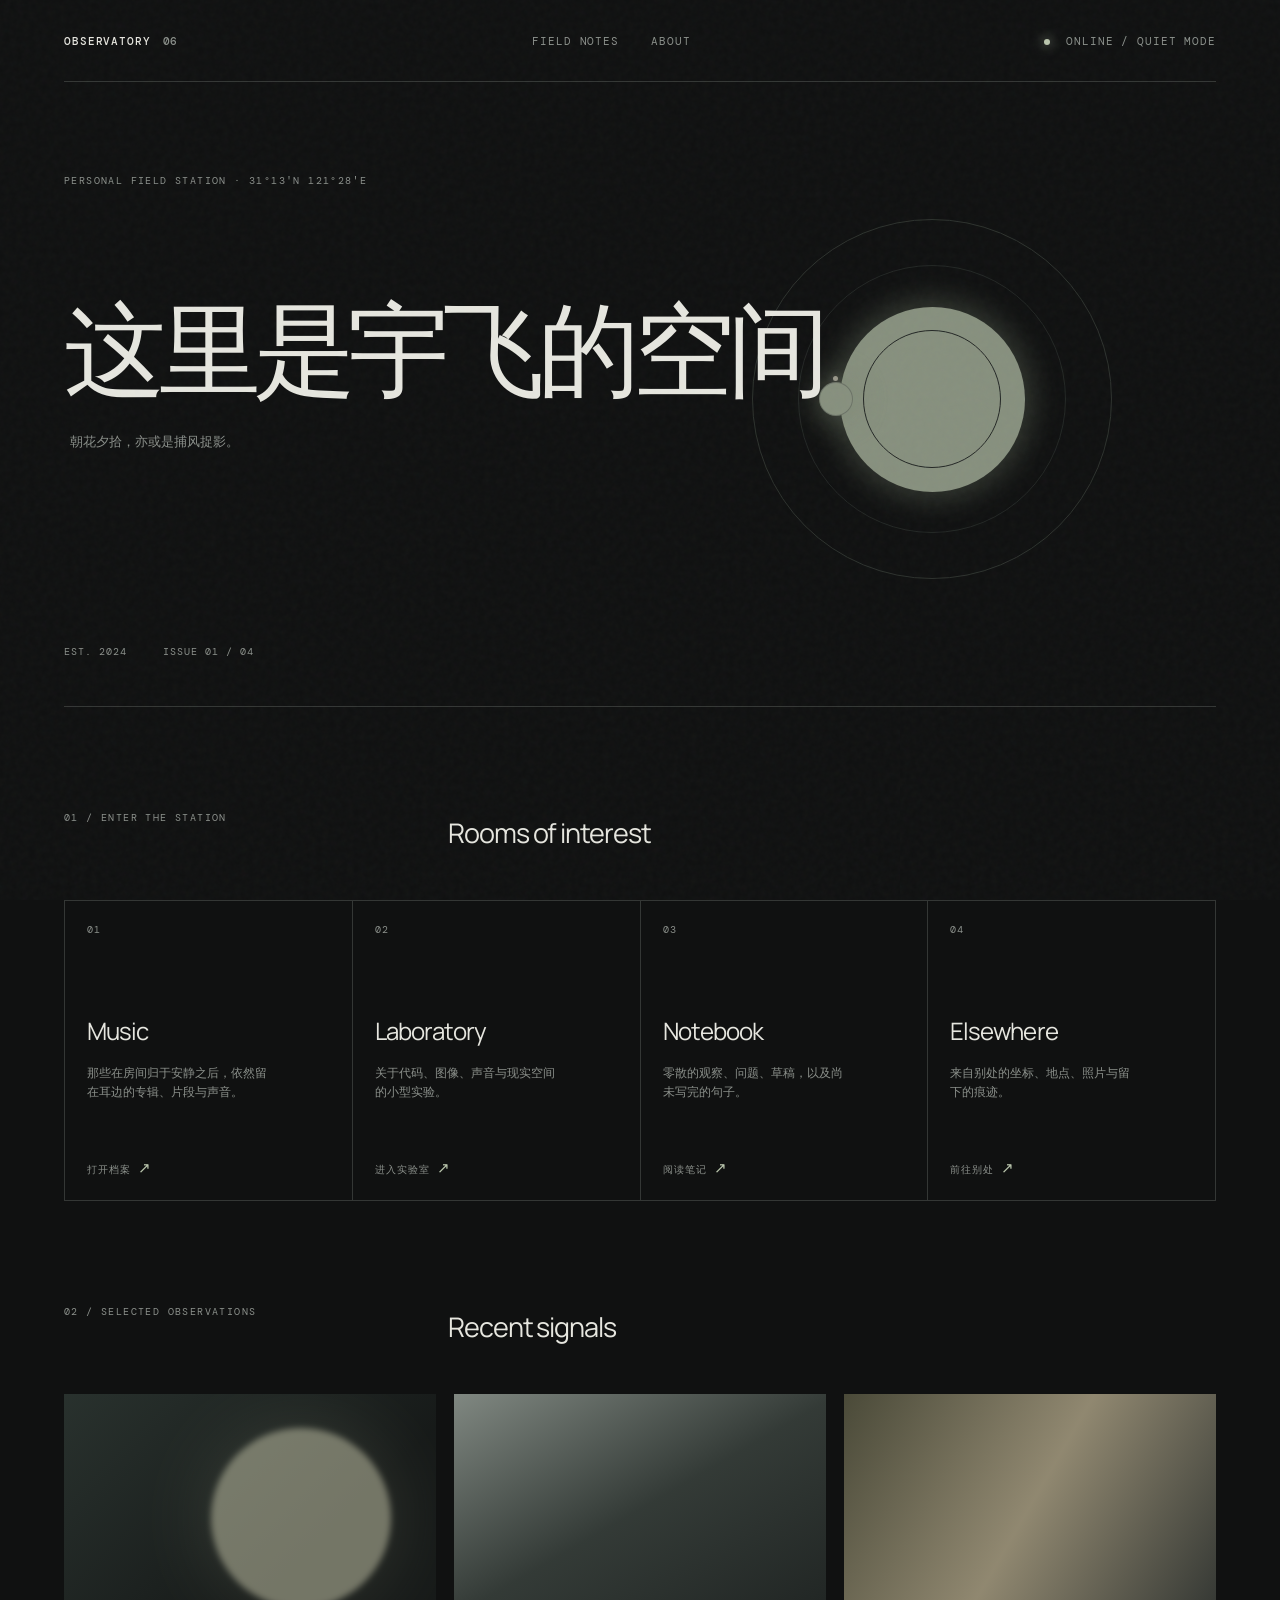
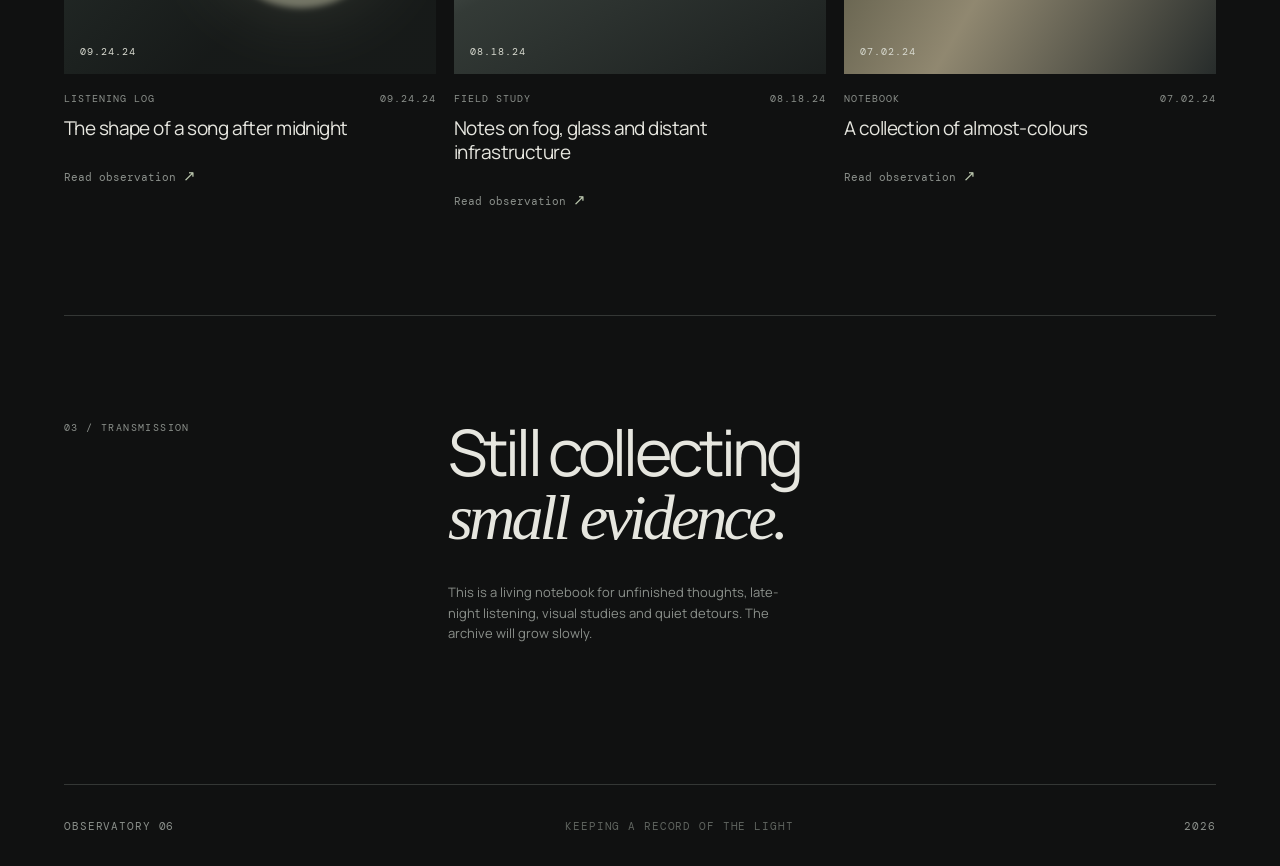
<file: observatory-06/index.html>
<!doctype html>
<html lang="en">
  <head>
    <meta charset="UTF-8" />
    <meta name="viewport" content="width=device-width, initial-scale=1.0" />
    <meta name="theme-color" content="#101111" />
    <meta name="description" content="OBSERVATORY 06 — a quiet personal field station for music, experiments, notes and elsewhere." />
    <title>OBSERVATORY 06</title>
    <link rel="preconnect" href="https://fonts.googleapis.com" />
    <link rel="preconnect" href="https://fonts.gstatic.com" crossorigin />
    <link href="https://fonts.googleapis.com/css2?family=DM+Mono:wght@400;500&family=Manrope:wght@400;500;600;700&display=swap" rel="stylesheet" />
    <link rel="stylesheet" href="src/styles.css" />
    <link rel="stylesheet" href="src/orbit.css" />
  </head>
  <body>
    <div class="grain" aria-hidden="true"></div>
    <div class="site-shell">
      <header class="site-header">
        <a class="wordmark" href="#top" aria-label="Observatory 06 home">OBSERVATORY <span>06</span></a>
        <nav class="site-nav" aria-label="Main navigation">
          <a href="#field-notes">Field notes</a>
          <a href="#about">About</a>
        </nav>
        <div class="status"><i></i> online / quiet mode</div>
      </header>

      <main id="top">
        <section class="hero" aria-labelledby="hero-title">
          <p class="eyebrow">Personal field station · 31°13′N 121°28′E</p>
          <div class="hero-copy">
            <h1 id="hero-title">这里是宇飞的空间</h1>
            <p class="hero-intro">朝花夕拾，亦或是捕风捉影。</p>
          </div>
          <div class="hero-meta"><span>EST. 2024</span><span>ISSUE 01 / 04</span></div>
          <div class="orbit" aria-hidden="true"><span class="orbit-line orbit-line--inner"></span><span class="orbit-line orbit-line--outer"></span><span class="sun"></span><span class="earth-track"><span class="earth"><span class="moon-track"><span class="moon"></span></span></span></span></div>
        </section>

        <section class="portal-section" aria-labelledby="portals-title">
          <div class="section-heading"><p class="eyebrow">01 / Enter the station</p><h2 id="portals-title">Rooms of interest</h2></div>
          <div id="portals" class="portal-grid"></div>
        </section>

        <section id="field-notes" class="notes-section" aria-labelledby="notes-title">
          <div class="section-heading"><p class="eyebrow">02 / Selected observations</p><h2 id="notes-title">Recent signals</h2></div>
          <div id="notes" class="notes-grid"></div>
        </section>

        <section id="about" class="about-section" aria-labelledby="about-title">
          <p class="eyebrow">03 / Transmission</p>
          <div><h2 id="about-title">Still collecting<br /><em>small evidence.</em></h2><p>This is a living notebook for unfinished thoughts, late-night listening, visual studies and quiet detours. The archive will grow slowly.</p></div>
        </section>
      </main>

      <footer class="site-footer"><span>OBSERVATORY 06</span><span>KEEPING A RECORD OF THE LIGHT</span><span id="year"></span></footer>
    </div>
    <script>
      const portals = [
        { number: '01', title: 'Music', description: '那些在房间归于安静之后，依然留在耳边的专辑、片段与声音。', label: '打开档案' },
        { number: '02', title: 'Laboratory', description: '关于代码、图像、声音与现实空间的小型实验。', label: '进入实验室' },
        { number: '03', title: 'Notebook', description: '零散的观察、问题、草稿，以及尚未写完的句子。', label: '阅读笔记' },
        { number: '04', title: 'Elsewhere', description: '来自别处的坐标、地点、照片与留下的痕迹。', label: '前往别处' }
      ];
      const notes = [
        { date: '09.24.24', type: 'Listening log', title: 'The shape of a song after midnight', imageClass: 'note-image--night' },
        { date: '08.18.24', type: 'Field study', title: 'Notes on fog, glass and distant infrastructure', imageClass: 'note-image--fog' },
        { date: '07.02.24', type: 'Notebook', title: 'A collection of almost-colours', imageClass: 'note-image--colour' }
      ];
      document.querySelector('#portals').innerHTML = portals.map((item) => `
        <a class="portal-card" href="${item.title === 'Music' ? 'music.html' : '#field-notes'}"><span class="card-number">${item.number}</span><span class="card-title">${item.title}</span><span class="card-description">${item.description}</span><span class="card-link">${item.label} <b>↗</b></span></a>
      `).join('');
      document.querySelector('#notes').innerHTML = notes.map((item) => `
        <article class="note-card"><div class="note-image ${item.imageClass}" aria-hidden="true"><span>${item.date}</span></div><div class="note-meta"><span>${item.type}</span><span>${item.date}</span></div><h3>${item.title}</h3><a href="#about">Read observation <b>↗</b></a></article>
      `).join('');
      document.querySelector('#year').textContent = new Date().getFullYear();
    </script>
  </body>
</html>
</file>
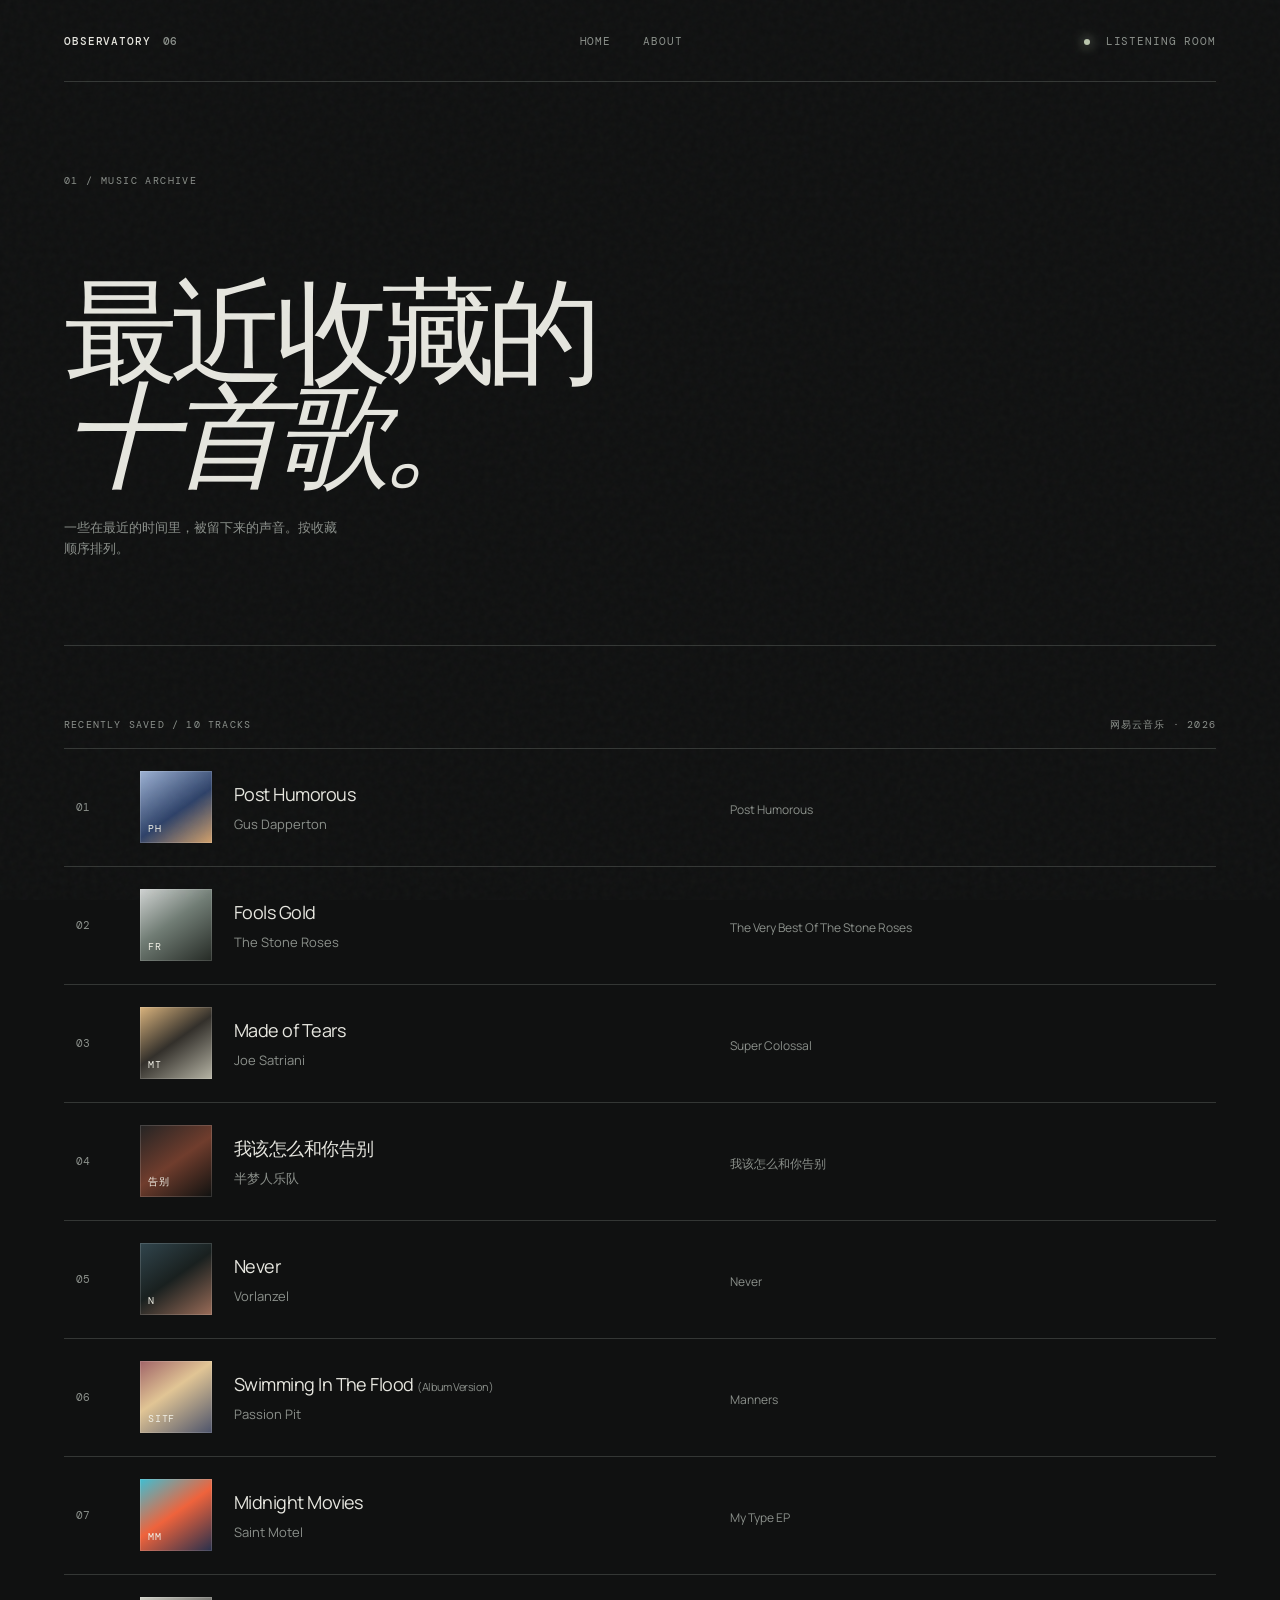
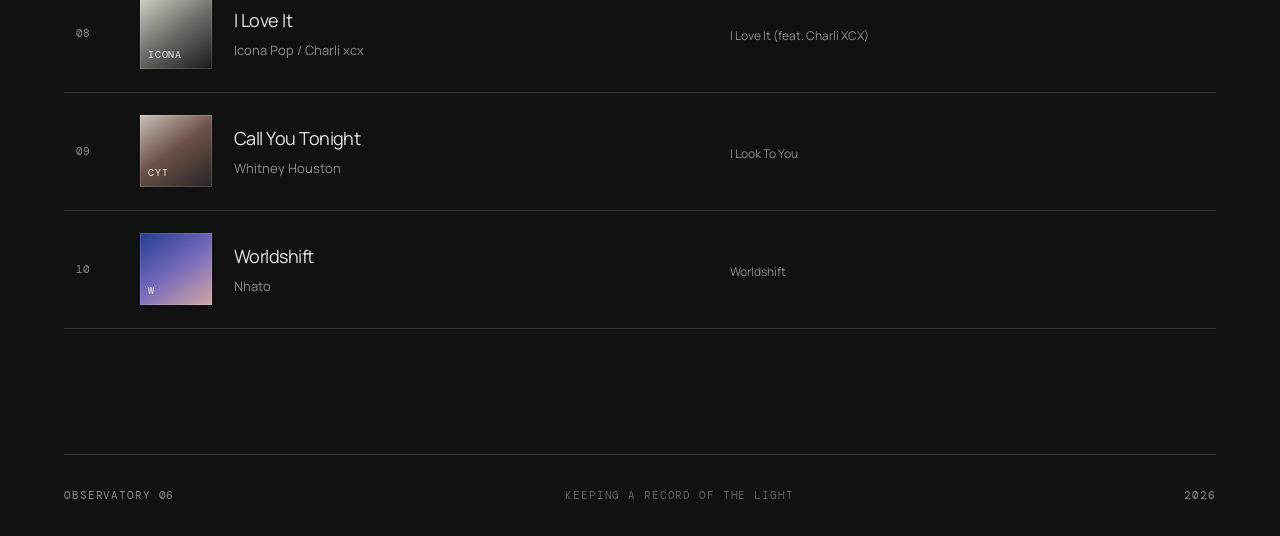
<file: observatory-06/music.html>
<!doctype html><html lang="zh-CN"><head><meta charset="UTF-8"/><meta name="viewport" content="width=device-width, initial-scale=1.0"/><meta name="theme-color" content="#101111"/><title>Music — OBSERVATORY 06</title><link rel="preconnect" href="https://fonts.googleapis.com"/><link rel="preconnect" href="https://fonts.gstatic.com" crossorigin/><link href="https://fonts.googleapis.com/css2?family=DM+Mono:wght@400;500&family=Manrope:wght@400;500;600;700&display=swap" rel="stylesheet"/><link rel="stylesheet" href="src/styles.css"/><link rel="stylesheet" href="src/music.css"/></head><body><div class="grain" aria-hidden="true"></div><div class="site-shell"><header class="site-header"><a class="wordmark" href="index.html">OBSERVATORY <span>06</span></a><nav class="site-nav"><a href="index.html">Home</a><a href="index.html#about">About</a></nav><div class="status"><i></i> listening room</div></header><main><section class="music-hero"><p class="eyebrow">01 / Music archive</p><h1>最近收藏的<br/><em>十首歌。</em></h1><p>一些在最近的时间里，被留下来的声音。按收藏顺序排列。</p></section><section class="track-section"><div class="track-heading"><span>RECENTLY SAVED / 10 TRACKS</span><span>网易云音乐 · 2026</span></div><div class="track-list"><article class="track"><span class="track-no">01</span><div class="cover cover-01">PH</div><div class="track-main"><h2>Post Humorous</h2><p>Gus Dapperton</p></div><div class="album">Post Humorous</div></article><article class="track"><span class="track-no">02</span><div class="cover cover-02">FR</div><div class="track-main"><h2>Fools Gold</h2><p>The Stone Roses</p></div><div class="album">The Very Best Of The Stone Roses</div></article><article class="track"><span class="track-no">03</span><div class="cover cover-03">MT</div><div class="track-main"><h2>Made of Tears</h2><p>Joe Satriani</p></div><div class="album">Super Colossal</div></article><article class="track"><span class="track-no">04</span><div class="cover cover-04">告别</div><div class="track-main"><h2>我该怎么和你告别</h2><p>半梦人乐队</p></div><div class="album">我该怎么和你告别</div></article><article class="track"><span class="track-no">05</span><div class="cover cover-05">N</div><div class="track-main"><h2>Never</h2><p>Vorlanzel</p></div><div class="album">Never</div></article><article class="track"><span class="track-no">06</span><div class="cover cover-06">SITF</div><div class="track-main"><h2>Swimming In The Flood <small>(Album Version)</small></h2><p>Passion Pit</p></div><div class="album">Manners</div></article><article class="track"><span class="track-no">07</span><div class="cover cover-07">MM</div><div class="track-main"><h2>Midnight Movies</h2><p>Saint Motel</p></div><div class="album">My Type EP</div></article><article class="track"><span class="track-no">08</span><div class="cover cover-08">ICONA</div><div class="track-main"><h2>I Love It</h2><p>Icona Pop / Charli xcx</p></div><div class="album">I Love It (feat. Charli XCX)</div></article><article class="track"><span class="track-no">09</span><div class="cover cover-09">CYT</div><div class="track-main"><h2>Call You Tonight</h2><p>Whitney Houston</p></div><div class="album">I Look To You</div></article><article class="track"><span class="track-no">10</span><div class="cover cover-10">W</div><div class="track-main"><h2>Worldshift</h2><p>Nhato</p></div><div class="album">Worldshift</div></article></div></section></main><footer class="site-footer"><span>OBSERVATORY 06</span><span>KEEPING A RECORD OF THE LIGHT</span><span>2026</span></footer></div></body></html>
</file>
<file: observatory-06/src/styles.css>
:root{--bg:#101111;--panel:#171918;--line:#343735;--muted:#8b908b;--text:#e6e6df;--accent:#bac6ad;--mono:'DM Mono',monospace;--sans:'Manrope',sans-serif}*{box-sizing:border-box}html{scroll-behavior:smooth}body{margin:0;background:var(--bg);color:var(--text);font-family:var(--sans);font-size:14px;line-height:1.6}.grain{position:fixed;inset:0;z-index:5;pointer-events:none;opacity:.055;background-image:url("data:image/svg+xml,%3Csvg viewBox='0 0 180 180' xmlns='http://www.w3.org/2000/svg'%3E%3Cfilter id='n'%3E%3CfeTurbulence type='fractalNoise' baseFrequency='.8' numOctaves='4' stitchTiles='stitch'/%3E%3C/filter%3E%3Crect width='100%25' height='100%25' filter='url(%23n)' opacity='.55'/%3E%3C/svg%3E")}.site-shell{max-width:1440px;margin:auto;padding:0 5vw}.site-header,.site-footer{display:flex;align-items:center;justify-content:space-between;min-height:82px;border-bottom:1px solid var(--line);font:11px var(--mono);letter-spacing:.08em;text-transform:uppercase}.wordmark{color:var(--text);text-decoration:none;font-weight:500}.wordmark span{color:var(--muted);margin-left:4px}.site-nav{display:flex;gap:32px}.site-nav a,.site-footer{color:var(--muted);text-decoration:none}.site-nav a:hover,.portal-card:hover,.note-card a:hover{color:var(--accent)}.status{color:var(--muted)}.status i{display:inline-block;width:6px;height:6px;margin-right:8px;border-radius:50%;background:var(--accent);box-shadow:0 0 12px var(--accent)}.hero{position:relative;min-height:625px;padding:92px 0 48px;border-bottom:1px solid var(--line);overflow:hidden}.eyebrow{margin:0;color:var(--muted);font:10px var(--mono);letter-spacing:.14em;text-transform:uppercase}.hero-copy{position:relative;z-index:1;margin-top:112px;max-width:760px}.hero h1{margin:0;font-size:clamp(52px,8vw,116px);font-weight:400;letter-spacing:-.07em;line-height:.94}.hero h1 em,.about-section h2 em{font-family:Georgia,serif;font-weight:400;letter-spacing:-.06em}.hero-intro{max-width:270px;margin:36px 0 0 6px;color:var(--muted);font-size:13px}.hero-meta{position:absolute;bottom:48px;left:0;display:flex;gap:36px;color:var(--muted);font:10px var(--mono);letter-spacing:.1em}.orbit{position:absolute;right:9%;top:22%;width:360px;height:360px;border:1px solid #3a403a;border-radius:50%;opacity:.7}.orbit:before,.orbit:after{content:"";position:absolute;inset:45px;border:1px solid #2b302d;border-radius:50%}.orbit:after{inset:110px}.orbit span{position:absolute;top:50%;left:50%;width:8px;height:8px;margin:-4px;border-radius:50%;background:var(--accent);box-shadow:0 0 28px 8px #a9b99a55}.portal-section,.notes-section{padding:104px 0}.section-heading{display:grid;grid-template-columns:1fr 2fr;align-items:start;margin-bottom:46px}.section-heading h2{margin:0;font-size:27px;font-weight:400;letter-spacing:-.04em}.portal-grid{display:grid;grid-template-columns:repeat(4,1fr);border-top:1px solid var(--line);border-left:1px solid var(--line)}.portal-card{position:relative;display:flex;flex-direction:column;min-height:300px;padding:22px;border-right:1px solid var(--line);border-bottom:1px solid var(--line);color:var(--text);text-decoration:none;transition:background .4s,color .4s}.portal-card:hover{background:#1b201d}.card-number,.card-link,.note-meta{font:10px var(--mono);letter-spacing:.1em;text-transform:uppercase;color:var(--muted)}.card-title{margin-top:76px;font-size:24px;letter-spacing:-.04em}.card-description{max-width:190px;margin-top:12px;color:var(--muted);font-size:12px}.card-link{margin-top:auto}.card-link b,.note-card a b{color:var(--accent);font-size:15px;font-weight:400}.notes-section{padding-top:0}.notes-grid{display:grid;grid-template-columns:repeat(3,1fr);gap:18px}.note-card{min-width:0}.note-image{height:280px;margin-bottom:18px;position:relative;overflow:hidden;background:#262c2a}.note-image:before{content:"";position:absolute;inset:0;background:linear-gradient(135deg,#29322e,#151817 62%);opacity:.9}.note-image--night:after{content:"";position:absolute;width:180px;height:180px;right:12%;top:12%;border-radius:50%;background:#d1d1b3;filter:blur(3px);opacity:.5;box-shadow:0 0 80px #c3c8a655}.note-image--fog:before{background:linear-gradient(150deg,#8a928b,#353c38 45%,#1a1e1d)}.note-image--colour:before{background:linear-gradient(120deg,#4e4d3a,#9c9278 47%,#272c2b)}.note-image span{position:absolute;bottom:16px;left:16px;z-index:1;font:10px var(--mono);color:#d7d9cf;letter-spacing:.1em}.note-meta{display:flex;justify-content:space-between}.note-card h3{max-width:310px;margin:12px 0 24px;font-size:19px;font-weight:400;line-height:1.25;letter-spacing:-.03em}.note-card a{color:var(--muted);font:11px var(--mono);text-decoration:none}.about-section{display:grid;grid-template-columns:1fr 2fr;padding:105px 0 140px;border-top:1px solid var(--line)}.about-section h2{margin:0;font-size:clamp(38px,5vw,70px);font-weight:400;line-height:.98;letter-spacing:-.06em}.about-section div p{max-width:330px;margin:32px 0 0;color:var(--muted);font-size:13px}.site-footer{border-top:1px solid var(--line);border-bottom:0}.site-footer span:nth-child(2){color:#5f645f}@media(max-width:760px){.site-shell{padding:0 22px}.site-header{min-height:68px}.site-nav{display:none}.status{font-size:9px}.hero{min-height:600px;padding-top:55px}.hero-copy{margin-top:120px}.hero h1{font-size:59px}.orbit{right:-150px;top:30%;width:340px;height:340px}.section-heading,.about-section{display:block}.section-heading h2{margin-top:18px}.portal-grid,.notes-grid{grid-template-columns:1fr 1fr}.portal-card{min-height:245px}.card-title{margin-top:45px;font-size:20px}.note-image{height:210px}.about-section .eyebrow{margin-bottom:50px}.site-footer{font-size:9px;gap:10px}.site-footer span:nth-child(2){display:none}}
</file>
<file: observatory-06/src/orbit.css>
.orbit-line{position:absolute!important;top:50%;left:50%;border:1px solid #2b302d;border-radius:50%;transform:translate(-50%,-50%)}
.orbit-line--inner{width:185px;height:185px}.orbit-line--outer{width:300px;height:300px}
.orbit .sun{position:absolute;top:50%;left:50%;width:38px;height:38px;margin:-19px;border-radius:50%;background:radial-gradient(circle at 35% 32%,#f1e9c8 0 10%,#c9c59d 35%,#777d68 100%);box-shadow:0 0 22px 5px #c8c99d55;animation:sunPulse 5s ease-in-out infinite}
.orbit .earth-track{position:absolute;top:50%;left:50%;width:185px;height:185px;margin:-92.5px;border-radius:50%;animation:orbitEarth 18s linear infinite}
.orbit .earth{position:absolute;top:50%;left:-6px;width:12px;height:12px;margin-top:-6px;border-radius:50%;background:radial-gradient(circle at 35% 30%,#d3d6c0 0 18%,#718178 45%,#36443f 100%);box-shadow:0 0 12px #aebca455}
.orbit .moon-track{position:absolute;top:50%;left:50%;width:34px;height:34px;margin:-17px;border:1px solid #59605766;border-radius:50%;animation:orbitMoon 3.8s linear infinite}
.orbit .moon{position:absolute;top:-3px;left:50%;width:5px;height:5px;margin-left:-2.5px;border-radius:50%;background:#d2d0bd;box-shadow:0 0 7px #d2d0bd88}
@keyframes orbitEarth{from{transform:rotate(0deg)}to{transform:rotate(360deg)}}@keyframes orbitMoon{from{transform:rotate(0deg)}to{transform:rotate(360deg)}}@keyframes sunPulse{0%,100%{transform:scale(1);opacity:.82}50%{transform:scale(1.08);opacity:1}}
</file>
<file: observatory-06/src/music.css>
.music-hero{padding:92px 0 86px;border-bottom:1px solid var(--line)}.music-hero h1{margin:90px 0 28px;font-size:clamp(58px,9vw,124px);font-weight:400;letter-spacing:-.08em;line-height:.9}.music-hero h1 em{font-family:Georgia,serif;font-weight:400}.music-hero>p:last-child{max-width:280px;margin:0;color:var(--muted);font-size:13px}.track-section{padding:72px 0 125px}.track-heading{display:flex;justify-content:space-between;padding-bottom:16px;color:var(--muted);font:10px var(--mono);letter-spacing:.12em;border-bottom:1px solid var(--line)}.track{display:grid;grid-template-columns:42px 72px minmax(200px,1fr) minmax(180px,1fr);align-items:center;gap:22px;min-height:118px;border-bottom:1px solid var(--line);transition:background .3s;padding:16px 12px}.track:hover{background:#171b19}.track-no{color:var(--muted);font:11px var(--mono)}.cover{width:72px;height:72px;display:flex;align-items:flex-end;padding:8px;color:#f0efe5;font:10px var(--mono);letter-spacing:.08em;box-shadow:inset 0 0 0 1px #ffffff24}.cover-01{background:linear-gradient(145deg,#9eb3d5,#2d4168 55%,#d3a16b)}.cover-02{background:linear-gradient(145deg,#d0d3d2,#717d75 45%,#252a25)}.cover-03{background:linear-gradient(145deg,#d9b37d,#33302b 48%,#b6b4a5)}.cover-04{background:linear-gradient(145deg,#242424,#703d2d 50%,#0f1110)}.cover-05{background:linear-gradient(145deg,#31454d,#19201f 48%,#9a6c58)}.cover-06{background:linear-gradient(145deg,#a06468,#e1c595 42%,#4c536b)}.cover-07{background:linear-gradient(145deg,#3fbed2,#ef633c 48%,#26304d)}.cover-08{background:linear-gradient(145deg,#d1d1c8,#686864 52%,#191919)}.cover-09{background:linear-gradient(145deg,#c8c1ba,#6c5148 48%,#262525)}.cover-10{background:linear-gradient(145deg,#263c90,#7569bb 50%,#d3a7a1)}.track-main h2{margin:0;font-size:18px;font-weight:400;letter-spacing:-.03em}.track-main h2 small{color:var(--muted);font-size:11px;font-weight:400}.track-main p,.album{margin:5px 0 0;color:var(--muted);font-size:13px}.album{font-size:12px;text-align:left}@media(max-width:760px){.music-hero{padding-top:55px}.music-hero h1{margin-top:105px;font-size:60px}.track-heading{gap:15px}.track{grid-template-columns:24px 54px 1fr;gap:12px;min-height:94px;padding:11px 0}.cover{width:54px;height:54px;padding:5px}.track-main h2{font-size:15px}.track-main p{font-size:11px}.album{display:none}}
</file>
